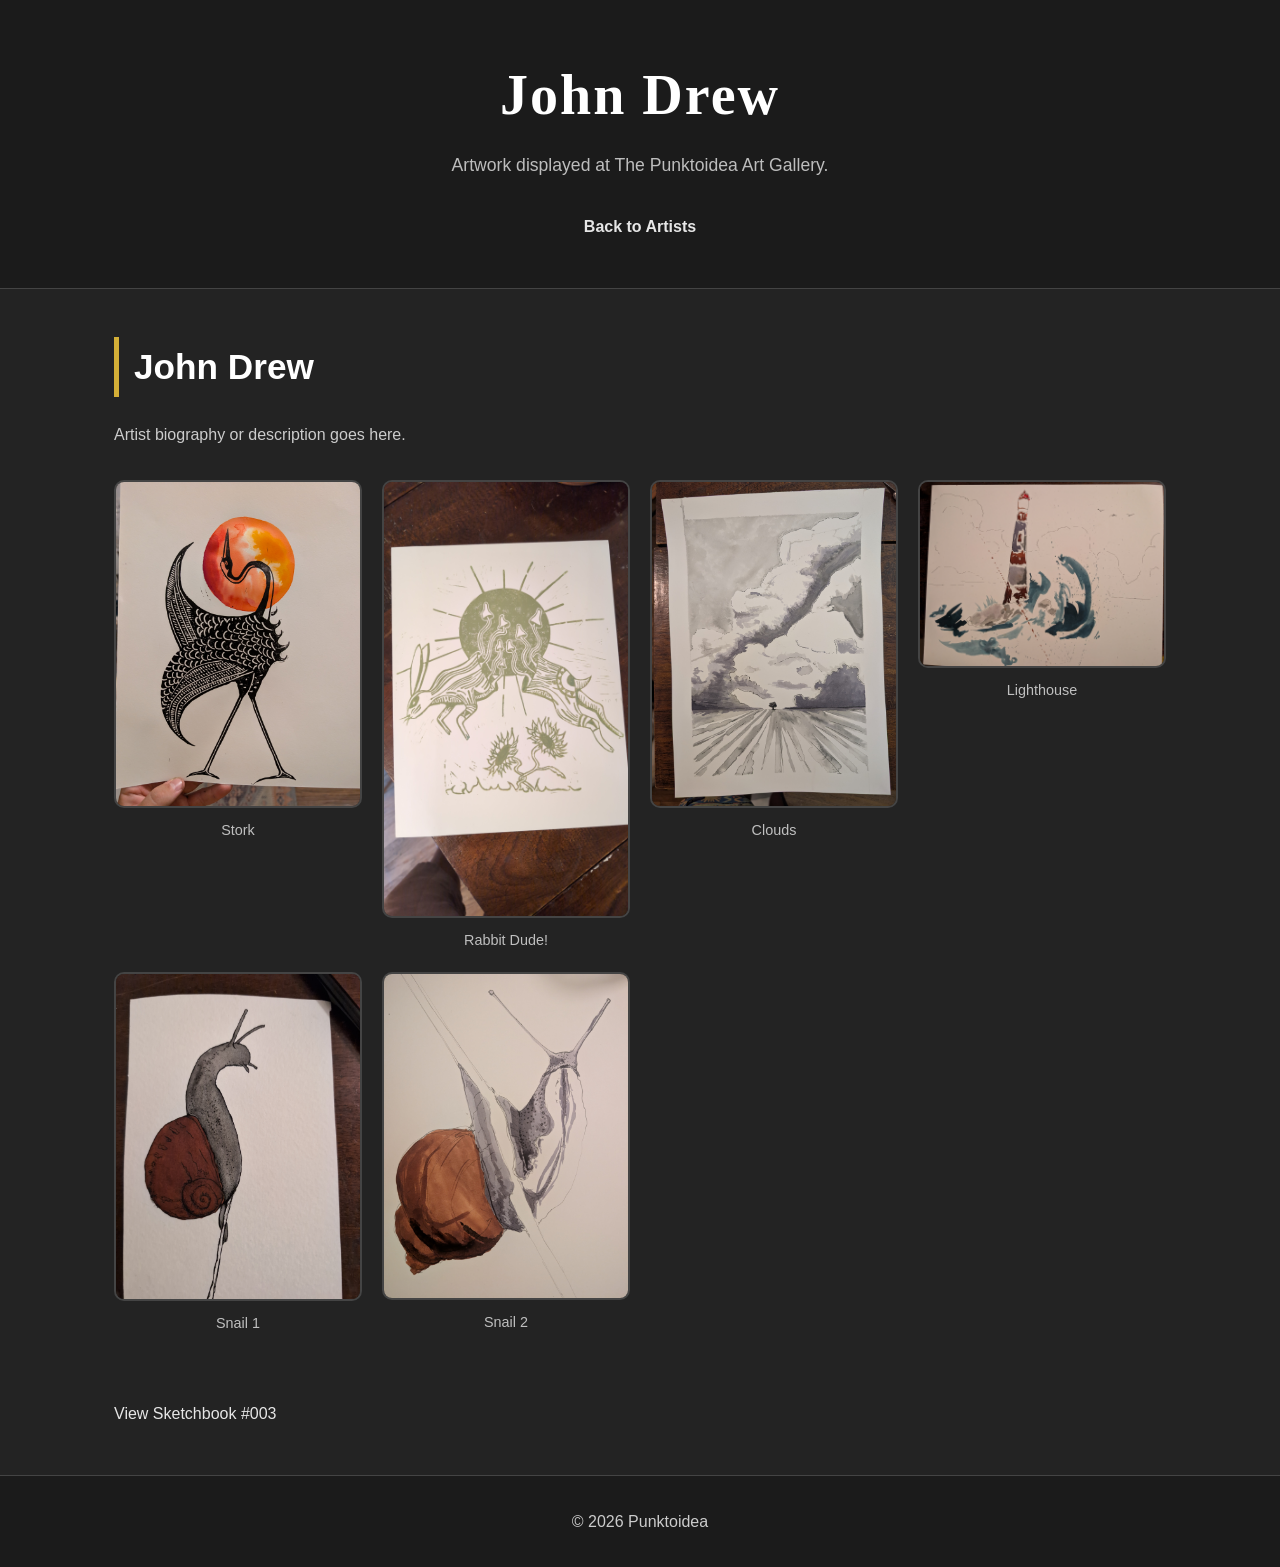
<file: john.html>
<!DOCTYPE html>
<html lang="en">

<head>
    <meta charset="UTF-8">
    <meta name="viewport" content="width=device-width, initial-scale=1.0">

    <title>John Drew | Punktoidea</title>

    <meta name="description" content="Artwork by John Drew at the Punktoidea Art Gallery.">

    <link rel="icon" href="images/favicon.ico">

    <link rel="stylesheet" href="styles.css">

</head>

<body>

    <!-- ================= Header ================= -->

    <header>

        <h1>John Drew</h1>

        <p>
            Artwork displayed at The Punktoidea Art Gallery.
        </p>

        <nav>
            <a href="index.html">Back to Artists</a>
        </nav>

    </header>


    <!-- ================= Main ================= -->

    <main>

        <section class="artist-page">

            <h2>John Drew</h2>

            <p>
                Artist biography or description goes here.
            </p>


            <div class="gallery">

                <figure>
                    <img src="images/John/Pieces/jd_Stork.jpg"
                         alt="Artwork by Artist Name"
                         loading="lazy">
                    <figcaption>Stork</figcaption>
                </figure>


                <figure>
                    <img src="images/John/Pieces/jd_lino_Rabbit.jpeg"
                         alt="Artwork by Artist Name"
                         loading="lazy">
                    <figcaption>Rabbit Dude!</figcaption>
                </figure>


                <figure>
                    <img src="images/John/Pieces/jd_CloudsAndFields.jpeg"
                         alt="Artwork by Artist Name"
                         loading="lazy">
                    <figcaption>Clouds</figcaption>
                </figure>


                <figure>
                    <img src="images/John/Pieces/jd_Lighthouse.jpeg"
                         alt="Artwork by Artist Name"
                         loading="lazy">
                    <figcaption>Lighthouse</figcaption>
                </figure>


                <figure>
                    <img src="images/John/Pieces/jd_Snail.jpeg"
                         alt="Artwork by Artist Name"
                         loading="lazy">
                    <figcaption>Snail 1</figcaption>
                </figure>

                
                <figure>
                    <img src="images/John/Pieces/jd_Snail2.jpeg"
                         alt="Artwork by Artist Name"
                         loading="lazy">
                    <figcaption>Snail 2</figcaption>
                </figure>

                <!-- Add more artwork here -->

                <!--
                <figure>
                    <img src="images/ArtistName/art5.jpeg"
                         alt="Artwork by Artist Name"
                         loading="lazy">
                    <figcaption>Title or description</figcaption>
                </figure>
                -->


            </div>

        </section>

    <a href="Sketchbook003.html">View Sketchbook #003</a>

    </main>


    <!-- ================= Footer ================= -->

    <footer>

        <p>&copy; 2026 Punktoidea</p>

    </footer>


</body>

</html>
</file>
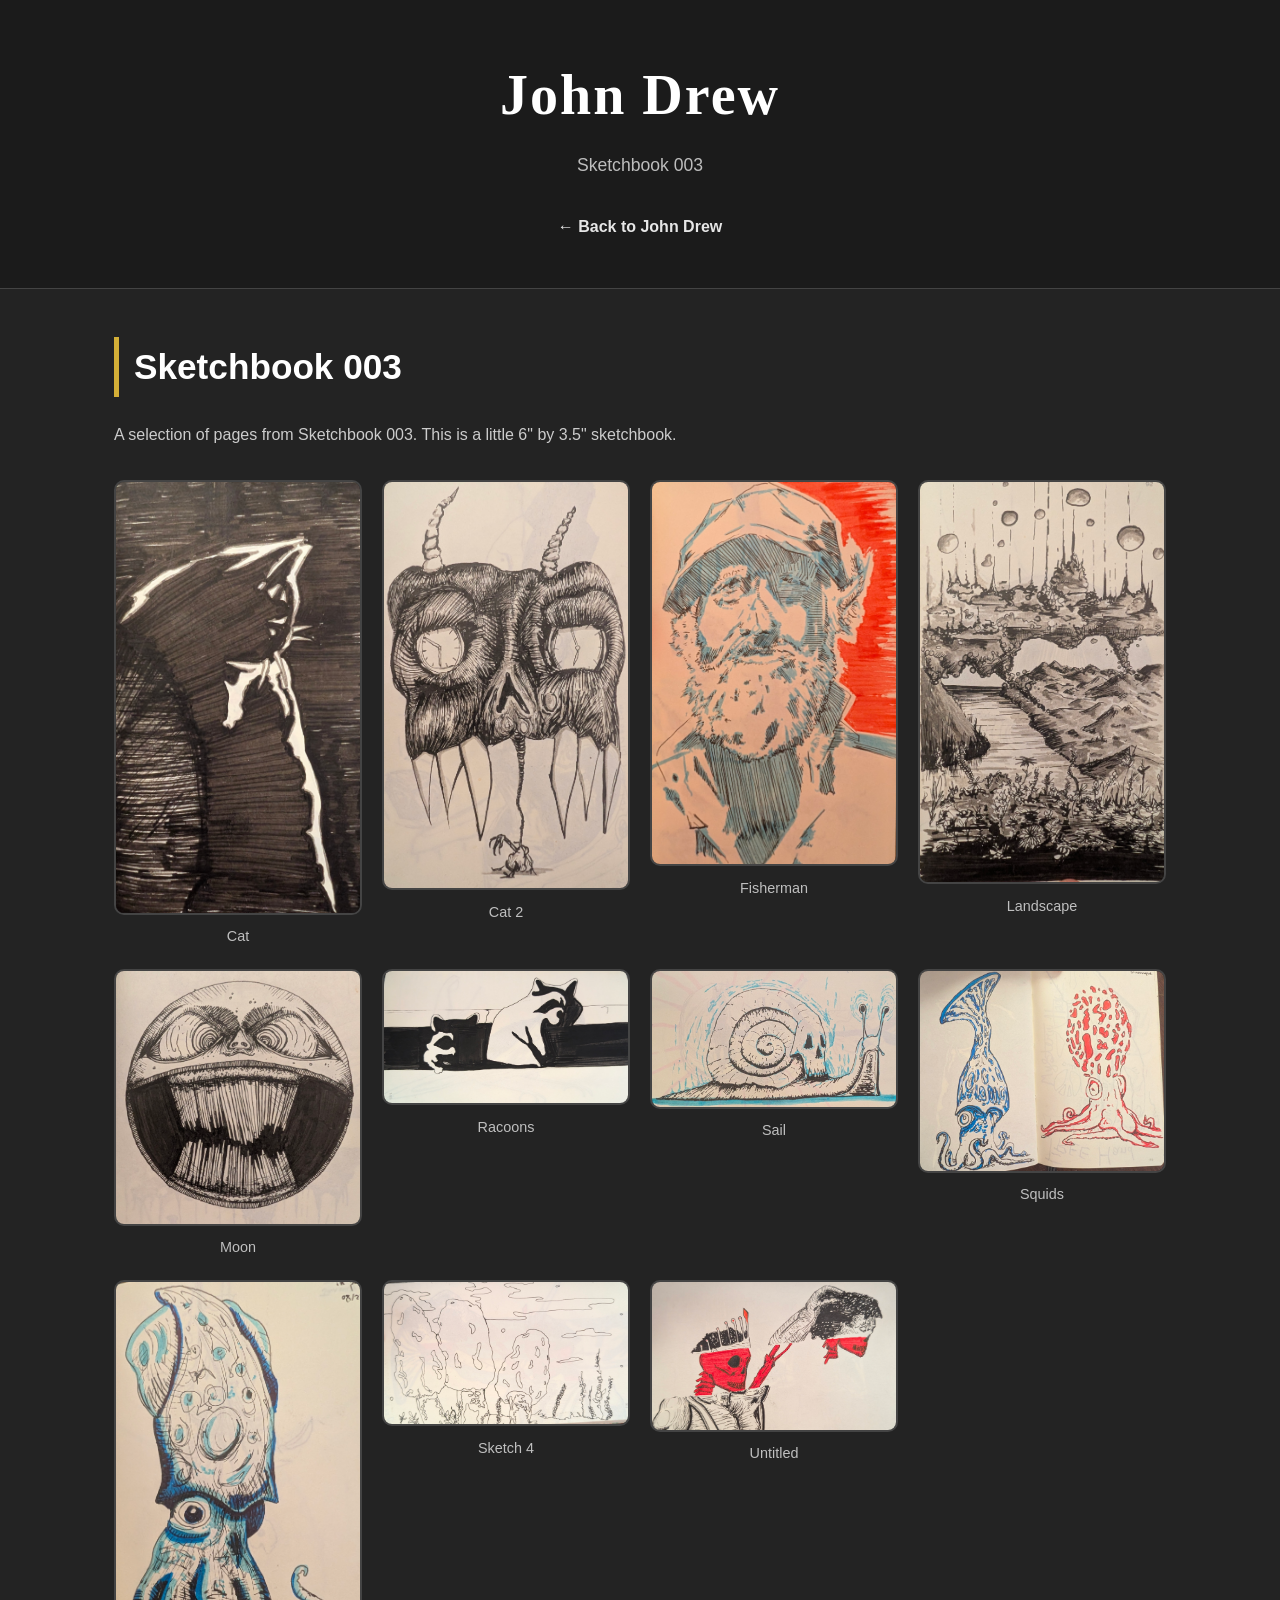
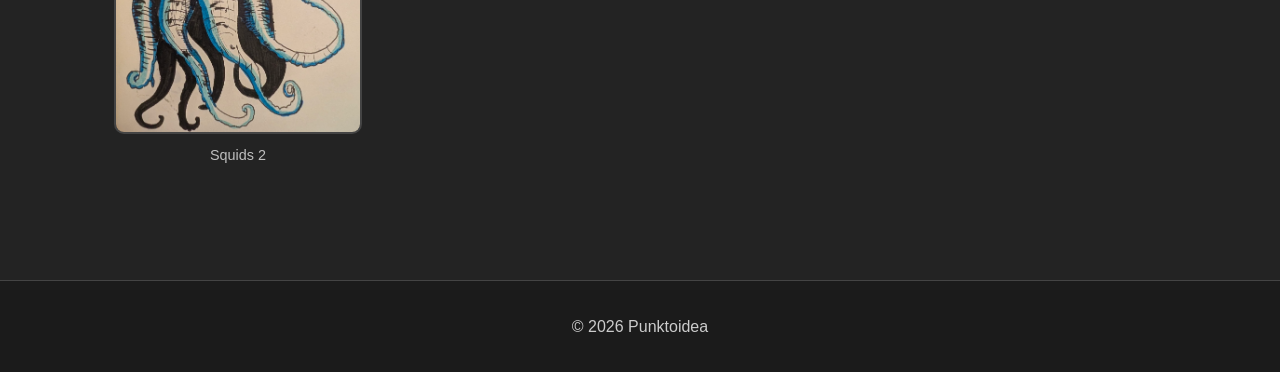
<file: Sketchbook003.html>
<!DOCTYPE html>
<html lang="en">

<head>
    <meta charset="UTF-8">
    <meta name="viewport" content="width=device-width, initial-scale=1.0">

    <title>John Drew | Sketchbook 003 | Punktoidea</title>

    <meta name="description" content="Sketchbook 003 by John Drew at the Punktoidea Art Gallery.">

    <link rel="icon" href="images/favicon.ico">
    <link rel="stylesheet" href="styles.css">

</head>

<body>

    <!-- ================= Header ================= -->

    <header>

        <h1>John Drew</h1>

        <p>Sketchbook 003</p>

        <nav>
            <a href="john.html">← Back to John Drew</a>
        </nav>

    </header>


    <!-- ================= Main ================= -->

    <main>

        <section class="artist-page">

            <h2>Sketchbook 003</h2>

            <p>
                A selection of pages from Sketchbook 003.

                This is a little 6" by 3.5" sketchbook.
            </p>

            <div class="gallery">

                <figure>
                    <img src="images/John/Sketches/Book003/jd_Sketch_cat.jpg"
                         alt="Sketch Cat"
                         loading="lazy">
                    <figcaption>Cat</figcaption>
                </figure>

                <figure>
                    <img src="images/John/Sketches/Book003/jd_Sketch_cat2.jpg"
                         alt="Sketch Cat 2"
                         loading="lazy">
                    <figcaption>Cat 2</figcaption>
                </figure>

                <figure>
                    <img src="images/John/Sketches/Book003/jd_Sketch_Fisherman.jpg"
                         alt="Fisherman Sketch"
                         loading="lazy">
                    <figcaption>Fisherman</figcaption>
                </figure>

                <figure>
                    <img src="images/John/Sketches/Book003/jd_Sketch_landscape.jpg"
                         alt="Landscape Sketch"
                         loading="lazy">
                    <figcaption>Landscape</figcaption>
                </figure>

                <figure>
                    <img src="images/John/Sketches/Book003/jd_Sketch_moon.jpg"
                         alt="Moon Sketch"
                         loading="lazy">
                    <figcaption>Moon</figcaption>
                </figure>

                <figure>
                    <img src="images/John/Sketches/Book003/jd_Sketch_Racoons.jpg"
                         alt="Racoons Sketch"
                         loading="lazy">
                    <figcaption>Racoons</figcaption>
                </figure>

                <figure>
                    <img src="images/John/Sketches/Book003/jd_Sketch_Sail.jpg"
                         alt="Sail Sketch"
                         loading="lazy">
                    <figcaption>Sail</figcaption>
                </figure>

                <figure>
                    <img src="images/John/Sketches/Book003/jd_Sketch_Squids.jpg"
                         alt="Squids Sketch"
                         loading="lazy">
                    <figcaption>Squids</figcaption>
                </figure>

                <figure>
                    <img src="images/John/Sketches/Book003/jd_Sketch_Squids2.jpg"
                         alt="Squids Sketch 2"
                         loading="lazy">
                    <figcaption>Squids 2</figcaption>
                </figure>

                <figure>
                    <img src="images/John/Sketches/Book003/jd_Sketch_Mushrooms.jpg"
                         alt="Sketch 4"
                         loading="lazy">
                    <figcaption>Sketch 4</figcaption>
                </figure>

                <figure>
                    <img src="images/John/Sketches/Book003/jd_Sketch_king.jpg"
                         alt="Untitled Sketch"
                         loading="lazy">
                    <figcaption>Untitled</figcaption>
                </figure>

            </div>

        </section>

    </main>

    <!-- ================= Footer ================= -->

    <footer>

        <p>&copy; 2026 Punktoidea</p>

    </footer>

</body>

</html>
</file>
<file: styles.css>
/* ===== Global ===== */

* {
    margin: 0;
    padding: 0;
    box-sizing: border-box;
}

html {
    scroll-behavior: smooth;
}

body {
    background-color: #232323;
    color: #f2f2f2;
    font-family: "Segoe UI", Arial, sans-serif;
    line-height: 1.7;
}

/* ===== Links ===== */

a {
    color: #e6e6e6;
    text-decoration: none;
    transition: .3s;
}

a:hover {
    color: #d4af37;
}

/* ===== Header ===== */

header {
    background: #1b1b1b;
    text-align: center;
    padding: 3rem 1rem;
    border-bottom: 1px solid #444;
}

header h1 {
    font-family: "Cormorant Garamond", serif;
    font-size: 3.5rem;
    color: #ffffff;
    margin-bottom: .5rem;
    letter-spacing: 2px;
}

header p {
    color: #bdbdbd;
    font-size: 1.1rem;
}

/* ===== Navigation ===== */

nav {
    margin-top: 2rem;
}

nav a {
    color: #e6e6e6;
    text-decoration: none;
    margin: 0 1rem;
    font-weight: bold;
    transition: .3s;
}

nav a:hover {
    color: #d4af37;
}

/* ===== Main ===== */

main {
    max-width: 1100px;
    margin: auto;
    padding: 3rem 1.5rem;
}

section {
    margin-bottom: 4rem;
}

h2 {
    font-size: 2.2rem;
    margin-bottom: 1.5rem;
    border-left: 5px solid #d4af37;
    padding-left: 15px;
    color: white;
}

h3 {
    font-size: 1.6rem;
    margin-bottom: .5rem;
}

p {
    color: #cccccc;
}

/* ===== Artist Cards ===== */

.artist {
    background: #2d2d2d;
    border-radius: 12px;
    padding: 2rem;
    box-shadow: 0 8px 20px rgba(0,0,0,.35);
}

.artist + hr {
    margin: 3rem 0;
}

/* ===== Gallery ===== */

.gallery {
    display: grid;
    grid-template-columns: repeat(auto-fit, minmax(220px,1fr));
    gap: 20px;
    margin-top: 2rem;
}

.gallery figure {
    margin: 0;
}

.gallery img {
    width: 100%;
    display: block;
    border-radius: 10px;
    border: 2px solid #444;
    transition: .3s;
}

.gallery img:hover {
    transform: scale(1.04);
    border-color: #d4af37;
    box-shadow: 0 0 18px rgba(212,175,55,.45);
}

figcaption {
    margin-top: .6rem;
    text-align: center;
    color: #bfbfbf;
    font-size: .9rem;
}

/* ===== Dividers ===== */

hr {
    border: none;
    height: 1px;
    background: #444;
    margin: 3rem 0;
}

/* ===== Footer ===== */

footer {
    background: #1b1b1b;
    text-align: center;
    padding: 2rem;
    color: #999;
    border-top: 1px solid #444;
}

/* ===== Mobile ===== */

@media (max-width: 768px) {

    header h1 {
        font-size: 2.5rem;
    }

    nav a {
        display: inline-block;
        margin: .5rem;
    }

}
</file>
